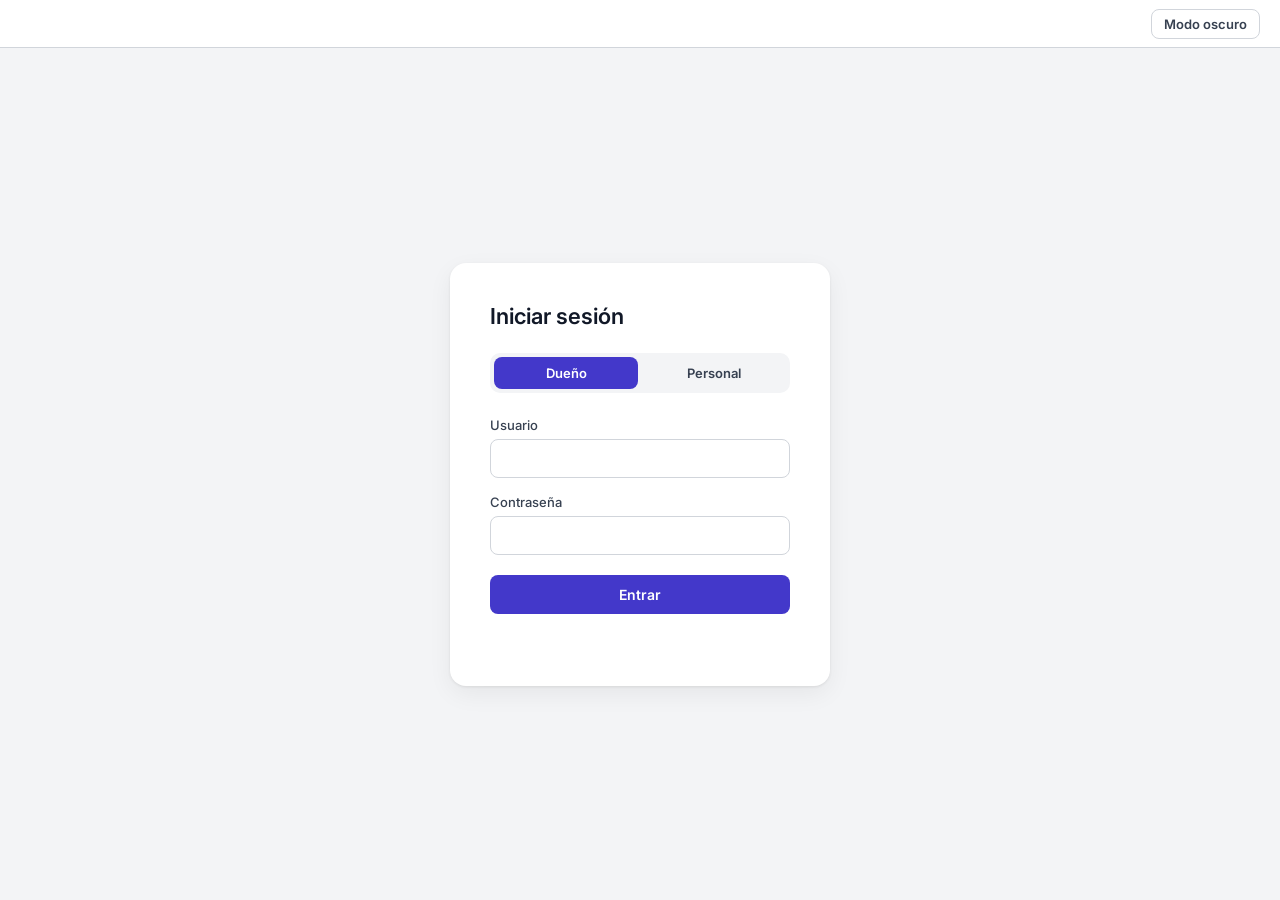
<file: backend/src/main/resources/static/index.html>
<!doctype html>
<html lang="es">
<head>
    <meta charset="utf-8">
    <title>Punto de Venta — Iniciar sesión</title>
    <link rel="stylesheet" href="css/estilos.css">
    <script>(function () { if (localStorage.getItem('pos.tema') === 'oscuro') { document.documentElement.classList.add('oscuro'); } })();</script>
</head>
<body>
<div class="barra-tema">
    <button type="button" class="boton-tema" id="btn-tema">Modo oscuro</button>
</div>
<div class="tarjeta">
    <h1>Iniciar sesión</h1>
    <div class="tabs">
        <button type="button" id="tab-dueno" class="activa">Dueño</button>
        <button type="button" id="tab-personal">Personal</button>
    </div>

    <form id="form-dueno">
        <label for="dueno-username">Usuario</label>
        <input type="text" id="dueno-username" required>
        <label for="dueno-password">Contraseña</label>
        <input type="password" id="dueno-password" required>
        <button type="submit" class="boton-entrar" id="dueno-submit">Entrar</button>
        <p class="error" id="dueno-error"></p>
    </form>

    <form id="form-personal" class="oculto">
        <label for="personal-usuario">Nombre</label>
        <select id="personal-usuario" required></select>
        <label for="personal-pin">PIN</label>
        <input type="password" id="personal-pin" inputmode="numeric" required>
        <button type="submit" class="boton-entrar" id="personal-submit">Entrar</button>
        <p class="error" id="personal-error"></p>
    </form>
</div>
<script src="js/api.js"></script>
<script src="js/login.js"></script>
</body>
</html>
</file>
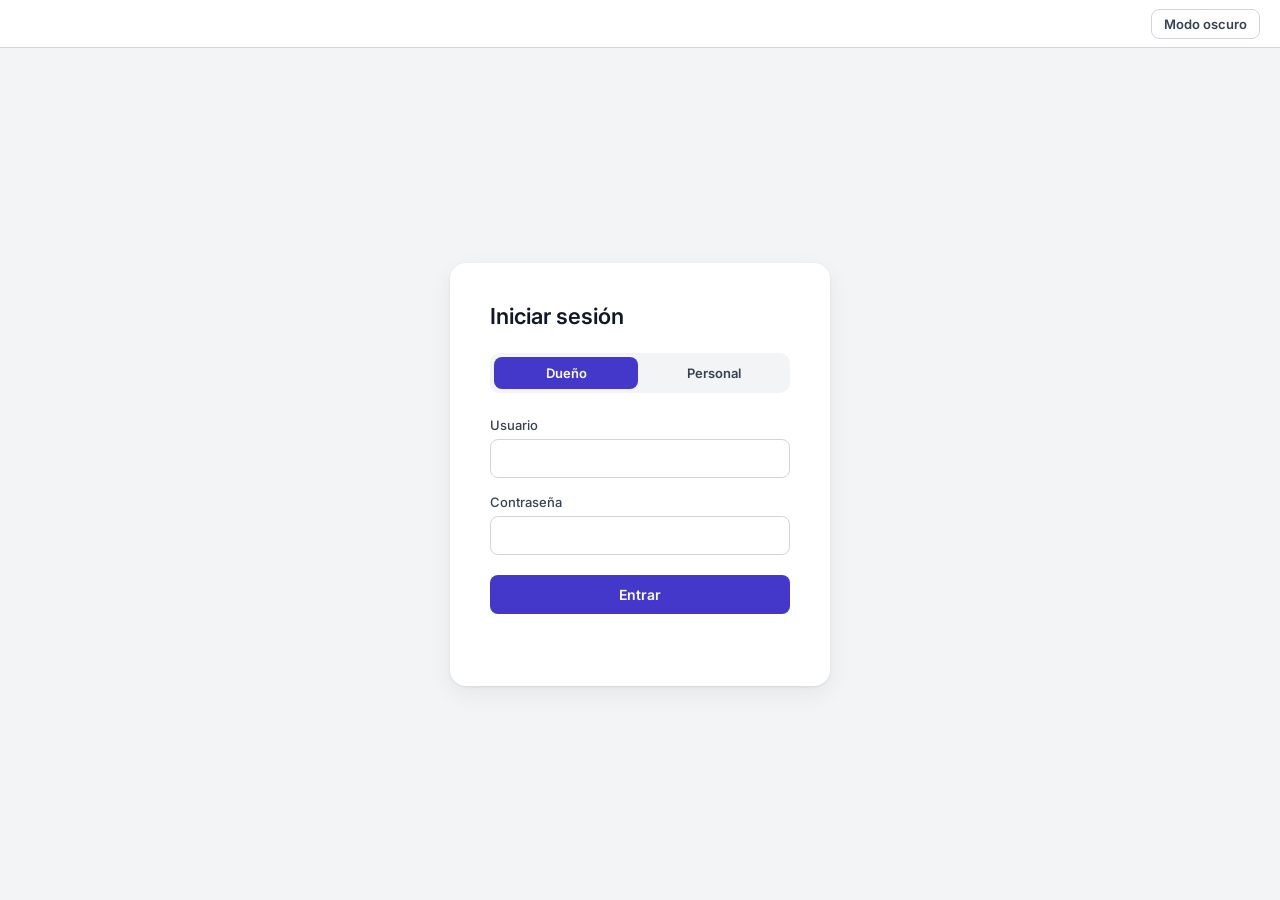
<file: backend/src/main/resources/static/caja.html>
<!doctype html>
<html lang="es">
<head>
    <meta charset="utf-8">
    <title>Punto de Venta — Caja</title>
    <link rel="stylesheet" href="css/estilos.css">
    <script>(function () { if (localStorage.getItem('pos.tema') === 'oscuro') { document.documentElement.classList.add('oscuro'); } })();</script>
</head>
<body class="app">
<div class="barra-tema">
    <button type="button" class="boton-tema" id="btn-tema">Modo oscuro</button>
    <div class="menu-usuario">
        <button type="button" class="boton-menu-usuario" id="btn-menu-usuario" aria-haspopup="true" aria-expanded="false">
            <span class="avatar-usuario" aria-hidden="true">
                <svg viewBox="0 0 24 24" width="14" height="14" fill="none" stroke="currentColor" stroke-width="2" stroke-linecap="round" stroke-linejoin="round"><circle cx="12" cy="8" r="4"></circle><path d="M4 20c0-4.4 3.6-8 8-8s8 3.6 8 8"></path></svg>
            </span>
            <span class="flecha-menu" aria-hidden="true">▾</span>
        </button>
        <div class="dropdown-usuario" id="dropdown-usuario" role="menu">
            <p class="dropdown-usuario-nombre" id="nombre-usuario"></p>
            <p class="dropdown-usuario-rol">Caja</p>
            <hr>
            <button type="button" class="boton-secundario dropdown-usuario-salir" id="btn-salir">Cerrar sesión</button>
        </div>
    </div>
</div>
<div class="app-shell">
    <div class="barra">
        <h1>Caja</h1>
    </div>

    <div id="vista-pendientes">
        <div class="panel">
            <h2>Cuentas pendientes de cobro</h2>
            <div style="display:flex;gap:8px;margin-bottom:16px">
                <button class="boton-secundario" id="btn-actualizar">Actualizar</button>
                <button class="boton-primario" id="btn-nueva-venta">+ Nueva venta</button>
            </div>
            <ul class="lista-simple" id="lista-pendientes"></ul>
        </div>
        <p class="error" id="error-pendientes"></p>
    </div>

    <div id="vista-menu" class="oculto">
        <button class="boton-secundario" id="btn-volver-menu">← Volver</button>
        <div class="venta-layout" style="margin-top:16px">
            <section class="panel" style="flex:999 1 560px;min-width:0">
                <h2>Nueva venta</h2>
                <div class="fila-form">
                    <div style="flex:1">
                        <label for="venta-buscar">Buscar platillo</label>
                        <input type="text" id="venta-buscar" placeholder="Buscar…">
                    </div>
                </div>
                <div class="tabs tabs-categorias" id="tabs-categorias" style="margin-top:12px"></div>
                <div class="grid-platillos" id="grid-platillos" style="margin-top:16px"></div>
            </section>
            <aside class="panel panel-ticket">
                <h2>Venta directa</h2>
                <ul class="lista-simple" id="lista-ticket"></ul>
                <p class="vacio" id="ticket-vacio">Sin platillos todavía.</p>
                <div style="display:flex;justify-content:space-between;margin-top:12px;font-weight:700">
                    <span>Total</span><span>$<span id="ticket-total">0.00</span></span>
                </div>
                <div style="display:flex;gap:10px;margin-top:16px">
                    <button class="boton-secundario" id="btn-cancelar-venta" style="flex:1">Cancelar</button>
                    <button class="boton-primario" id="btn-cobrar-venta" style="flex:2" disabled>Cobrar</button>
                </div>
                <p class="error" id="error-venta"></p>
            </aside>
        </div>
    </div>

    <div id="vista-cobro" class="oculto">
        <button class="boton-secundario" id="btn-volver">← Volver</button>
        <div class="panel" style="margin-top:16px">
            <h2 id="titulo-cobro"></h2>
            <ul class="lista-simple" id="lista-items-cobro"></ul>
            <p style="font-weight:600;margin-top:12px">Total estimado: $<span id="total-estimado"></span></p>
        </div>
        <div class="panel" id="panel-metodo">
            <h2>Método de pago</h2>
            <div class="fila-form">
                <label><input type="radio" name="metodo" value="EFECTIVO" checked style="width:auto"> Efectivo</label>
                <label><input type="radio" name="metodo" value="TARJETA" style="width:auto"> Tarjeta</label>
                <button class="boton-primario" id="btn-confirmar-cobro" style="margin-left:16px">Confirmar cobro</button>
            </div>
            <p class="error" id="error-cobro"></p>
        </div>

        <div class="panel oculto" id="panel-recibo">
            <h2>Recibo</h2>
            <p id="recibo-detalle"></p>
            <ul class="lista-simple" id="recibo-items"></ul>
            <p style="font-weight:600;margin-top:12px">Monto cobrado: $<span id="recibo-monto"></span> (<span id="recibo-metodo"></span>)</p>
            <button class="boton-primario" id="btn-listo" style="margin-top:12px">Listo</button>
        </div>
    </div>
</div>
<script src="js/api.js"></script>
<script src="js/caja.js"></script>
</body>
</html>
</file>
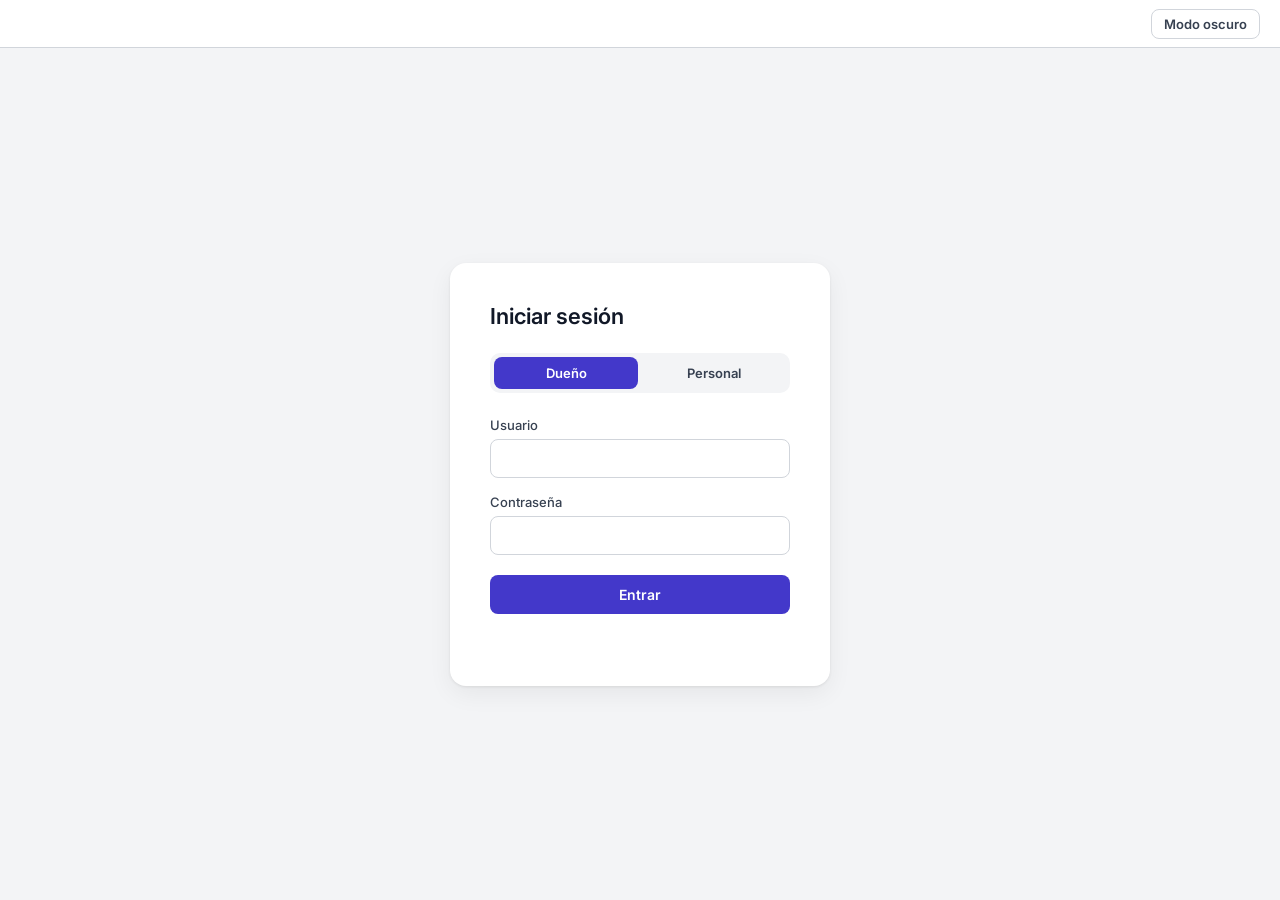
<file: backend/src/main/resources/static/cocina.html>
<!doctype html>
<html lang="es">
<head>
    <meta charset="utf-8">
    <title>Punto de Venta — Cocina</title>
    <link rel="stylesheet" href="css/estilos.css">
    <script>(function () { if (localStorage.getItem('pos.tema') === 'oscuro') { document.documentElement.classList.add('oscuro'); } })();</script>
</head>
<body class="app">
<div class="barra-tema">
    <button type="button" class="boton-tema" id="btn-tema">Modo oscuro</button>
    <div class="menu-usuario">
        <button type="button" class="boton-menu-usuario" id="btn-menu-usuario" aria-haspopup="true" aria-expanded="false">
            <span class="avatar-usuario" aria-hidden="true">
                <svg viewBox="0 0 24 24" width="14" height="14" fill="none" stroke="currentColor" stroke-width="2" stroke-linecap="round" stroke-linejoin="round"><circle cx="12" cy="8" r="4"></circle><path d="M4 20c0-4.4 3.6-8 8-8s8 3.6 8 8"></path></svg>
            </span>
            <span class="flecha-menu" aria-hidden="true">▾</span>
        </button>
        <div class="dropdown-usuario" id="dropdown-usuario" role="menu">
            <p class="dropdown-usuario-nombre" id="nombre-usuario"></p>
            <p class="dropdown-usuario-rol">Cocina</p>
            <hr>
            <button type="button" class="boton-secundario dropdown-usuario-salir" id="btn-salir">Cerrar sesión</button>
        </div>
    </div>
</div>
<div class="app-shell">
    <div class="barra">
        <h1>Cocina</h1>
        <button class="boton-secundario" id="btn-actualizar">Actualizar</button>
    </div>

    <p class="error" id="error-general"></p>
    <div id="lista-tickets"></div>
</div>
<script src="js/api.js"></script>
<script src="js/cocina.js"></script>
</body>
</html>
</file>
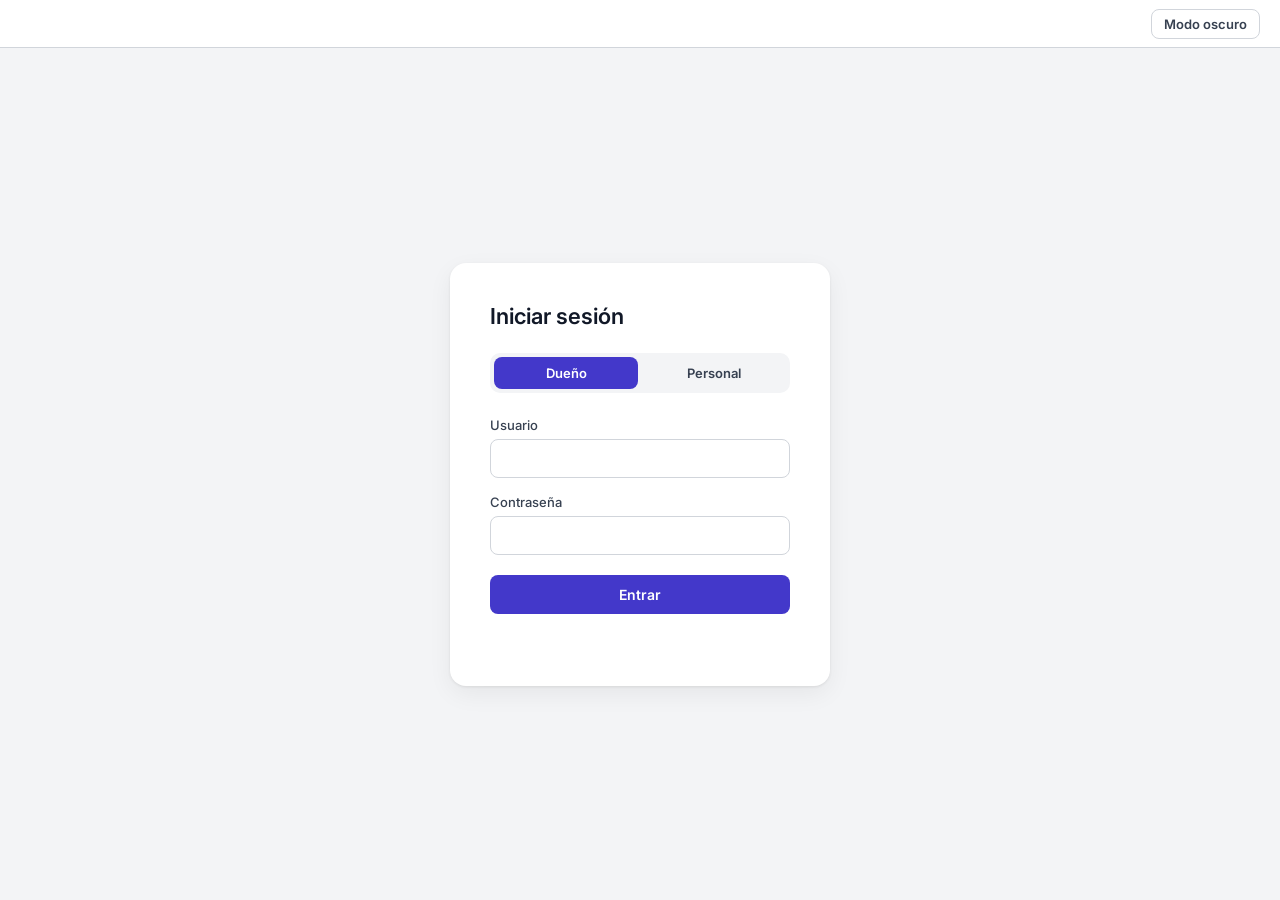
<file: backend/src/main/resources/static/dueno.html>
<!doctype html>
<html lang="es">
<head>
    <meta charset="utf-8">
    <title>Punto de Venta — Dueño</title>
    <link rel="stylesheet" href="css/estilos.css">
    <script>(function () { if (localStorage.getItem('pos.tema') === 'oscuro') { document.documentElement.classList.add('oscuro'); } })();</script>
</head>
<body class="app">
<div class="barra-tema">
    <button type="button" class="boton-tema" id="btn-tema">Modo oscuro</button>
    <div class="menu-usuario">
        <button type="button" class="boton-menu-usuario" id="btn-menu-usuario" aria-haspopup="true" aria-expanded="false">
            <span class="avatar-usuario" aria-hidden="true">
                <svg viewBox="0 0 24 24" width="14" height="14" fill="none" stroke="currentColor" stroke-width="2" stroke-linecap="round" stroke-linejoin="round"><circle cx="12" cy="8" r="4"></circle><path d="M4 20c0-4.4 3.6-8 8-8s8 3.6 8 8"></path></svg>
            </span>
            <span class="flecha-menu" aria-hidden="true">▾</span>
        </button>
        <div class="dropdown-usuario" id="dropdown-usuario" role="menu">
            <p class="dropdown-usuario-nombre" id="nombre-usuario"></p>
            <p class="dropdown-usuario-rol">Dueño</p>
            <hr>
            <button type="button" class="boton-secundario dropdown-usuario-salir" id="btn-salir">Cerrar sesión</button>
        </div>
    </div>
</div>
<div class="app-shell">
    <div class="barra">
        <h1>Dueño</h1>
    </div>

    <div class="tabs" style="max-width:500px">
        <button type="button" id="tab-mesas" class="activa">Mesas</button>
        <button type="button" id="tab-menu">Menú</button>
        <button type="button" id="tab-usuarios">Usuarios</button>
        <button type="button" id="tab-reportes">Reportes</button>
    </div>

    <!-- MESAS -->
    <div id="vista-mesas" style="margin-top:20px">
        <div class="panel">
            <h2>Mesas</h2>
            <ul class="lista-simple" id="lista-mesas"></ul>
        </div>
        <div class="panel">
            <h2>Agregar mesa</h2>
            <form id="form-mesa" class="fila-form">
                <div>
                    <label for="mesa-numero">Número</label>
                    <input type="number" id="mesa-numero" min="1" style="width:100px">
                </div>
                <button type="submit" class="boton-primario">Agregar</button>
            </form>
            <p class="error" id="error-mesas"></p>
        </div>
    </div>

    <!-- MENU -->
    <div id="vista-menu" class="oculto" style="margin-top:20px">
        <div class="panel">
            <h2>Categorías</h2>
            <ul class="lista-simple" id="lista-categorias"></ul>
            <form id="form-categoria" class="fila-form" style="margin-top:12px">
                <div>
                    <label for="categoria-nombre">Nombre</label>
                    <input type="text" id="categoria-nombre">
                </div>
                <button type="submit" class="boton-primario">Agregar</button>
            </form>
        </div>

        <div class="panel">
            <h2>Modificadores</h2>
            <ul class="lista-simple" id="lista-modificadores"></ul>
            <form id="form-modificador" class="fila-form" style="margin-top:12px">
                <div>
                    <label for="modificador-nombre">Nombre</label>
                    <input type="text" id="modificador-nombre">
                </div>
                <button type="submit" class="boton-primario">Agregar</button>
            </form>
        </div>

        <div class="panel">
            <h2>Platillos</h2>
            <ul class="lista-simple" id="lista-platillos"></ul>
        </div>

        <div class="panel">
            <h2 id="titulo-form-platillo">Nuevo platillo</h2>
            <form id="form-platillo">
                <div class="fila-form">
                    <div>
                        <label for="platillo-nombre">Nombre</label>
                        <input type="text" id="platillo-nombre">
                    </div>
                    <div id="campo-precio">
                        <label for="platillo-precio">Precio</label>
                        <input type="number" id="platillo-precio" step="0.01" min="0.01" style="width:110px">
                    </div>
                    <div>
                        <label for="platillo-categoria">Categoría</label>
                        <select id="platillo-categoria" style="min-width:160px"></select>
                    </div>
                    <div>
                        <label for="platillo-estacion">Estación</label>
                        <select id="platillo-estacion">
                            <option value="P1">P1</option>
                            <option value="P2">P2</option>
                        </select>
                    </div>
                </div>
                <label style="display:flex;align-items:center;gap:6px;margin-top:12px;margin-bottom:0">
                    <input type="checkbox" id="platillo-usa-variantes" style="width:auto">
                    <span>Usar variantes de tamaño (ej. pizzas, alitas)</span>
                </label>
                <div id="bloque-variantes" class="oculto" style="margin-top:8px">
                  <div style="display:flex;flex-direction:column;gap:8px">
                    <div id="filas-variantes" style="display:flex;flex-direction:column;gap:8px"></div>
                    <button type="button" class="boton-mini" id="btn-agregar-variante" style="align-self:flex-start">+ Agregar variante</button>
                  </div>
                </div>
                <div class="checkboxes-mod" id="checkboxes-mod-platillo" style="margin-top:12px"></div>
                <div style="margin-top:12px;display:flex;gap:8px">
                    <button type="submit" class="boton-primario" id="btn-guardar-platillo">Crear platillo</button>
                    <button type="button" class="boton-secundario oculto" id="btn-cancelar-edicion">Cancelar edición</button>
                </div>
                <p class="error" id="error-platillo"></p>
            </form>
        </div>
    </div>

    <!-- USUARIOS -->
    <div id="vista-usuarios" class="oculto" style="margin-top:20px">
        <div class="panel">
            <h2>Personal</h2>
            <ul class="lista-simple" id="lista-usuarios"></ul>
        </div>
        <div class="panel">
            <h2>Crear usuario</h2>
            <form id="form-usuario" class="fila-form">
                <div>
                    <label for="usuario-nombre">Nombre</label>
                    <input type="text" id="usuario-nombre">
                </div>
                <div>
                    <label for="usuario-rol">Rol</label>
                    <select id="usuario-rol">
                        <option value="MESERO">MESERO</option>
                        <option value="CAJERO">CAJERO</option>
                        <option value="CHEF">CHEF</option>
                    </select>
                </div>
                <div id="campo-estacion-usuario">
                    <label for="usuario-estacion">Estación</label>
                    <select id="usuario-estacion">
                        <option value="P1">P1</option>
                        <option value="P2">P2</option>
                    </select>
                </div>
                <div>
                    <label for="usuario-pin">PIN (4 dígitos)</label>
                    <input type="text" id="usuario-pin" maxlength="4" style="width:90px">
                </div>
                <button type="submit" class="boton-primario">Crear</button>
            </form>
            <p class="error" id="error-usuario"></p>
        </div>

        <div class="panel">
            <h2>Cambiar mi contraseña</h2>
            <form id="form-password" class="fila-form">
                <div>
                    <label for="password-actual">Contraseña actual</label>
                    <input type="password" id="password-actual">
                </div>
                <div>
                    <label for="password-nueva">Contraseña nueva</label>
                    <input type="password" id="password-nueva">
                </div>
                <button type="submit" class="boton-primario">Cambiar</button>
            </form>
            <p class="error" id="error-password"></p>
            <p id="exito-password" style="color:#047857;font-size:13px"></p>
        </div>
    </div>

    <!-- REPORTES -->
    <div id="vista-reportes" class="oculto" style="margin-top:20px">
      <div style="display:flex;flex-direction:column;gap:16px">

        <div class="panel" style="display:flex;justify-content:space-between;align-items:center;flex-wrap:wrap;gap:16px">
            <div>
                <p class="etiqueta-rol">Reportes</p>
                <h2 id="titulo-reporte-fecha" style="margin:0">Hoy</h2>
            </div>
            <div class="fila-form" style="margin:0">
                <div>
                    <label for="reporte-desde">Desde</label>
                    <input type="date" id="reporte-desde">
                </div>
                <div>
                    <label for="reporte-hasta">Hasta</label>
                    <input type="date" id="reporte-hasta">
                </div>
                <button type="button" class="boton-primario" id="btn-consultar-reporte">Consultar</button>
            </div>
        </div>
        <p class="error" id="error-reporte"></p>

        <div class="oculto" id="panel-kpis">
            <div id="grid-kpis" style="display:grid;grid-template-columns:repeat(auto-fit,minmax(200px,1fr));gap:16px"></div>
        </div>

        <div class="oculto" id="fila-graficas">
          <div style="display:flex;gap:16px;flex-wrap:wrap">
            <div class="panel" style="flex:2 1 420px;min-width:0">
                <h2 style="margin:0 0 16px">Ingresos por día (últimos 7 días)</h2>
                <div id="grafica-ingresos" style="display:flex;align-items:flex-end;gap:12px;height:160px"></div>
            </div>
            <div class="panel" style="flex:1 1 260px;min-width:0">
                <h2 style="margin:0 0 16px">Efectivo vs. Tarjeta</h2>
                <div id="grafica-metodo" style="display:flex;align-items:center;gap:20px"></div>
            </div>
          </div>
        </div>

        <div class="panel oculto" id="panel-ranking">
            <h2>Platillos más vendidos</h2>
            <div id="grafica-platillos" style="display:flex;flex-direction:column;gap:10px"></div>
        </div>

        <div class="panel oculto" id="panel-tickets">
            <h2 style="margin:0 0 4px">Tickets del rango</h2>
            <p class="vacio" id="tickets-info" style="margin:0 0 16px"></p>
            <div id="grid-tickets" style="display:grid;grid-template-columns:repeat(auto-fill,minmax(240px,1fr));gap:16px"></div>
        </div>
      </div>
    </div>
</div>
<script src="js/api.js"></script>
<script src="js/dueno.js"></script>
</body>
</html>
</file>
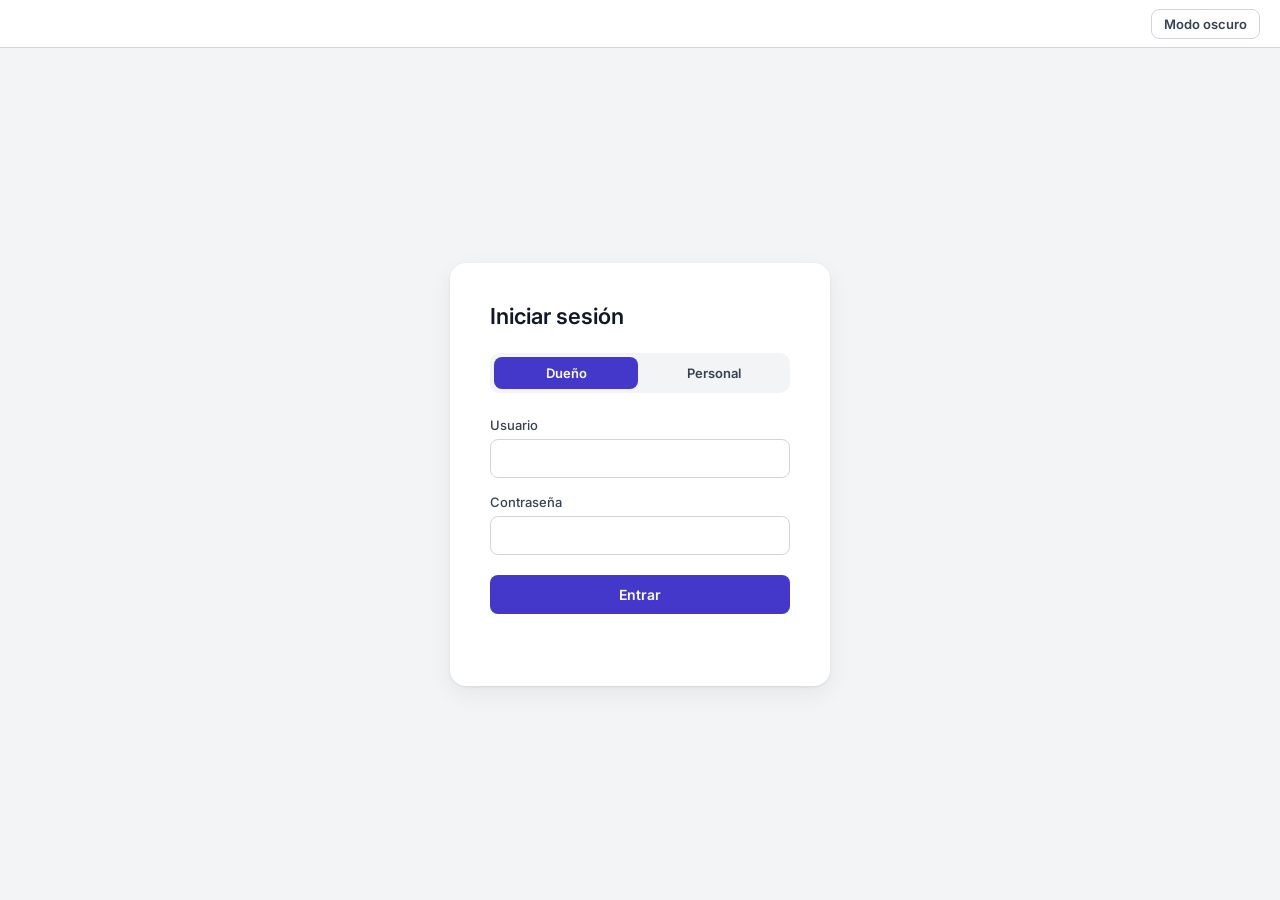
<file: backend/src/main/resources/static/mesero.html>
<!doctype html>
<html lang="es">
<head>
    <meta charset="utf-8">
    <title>Punto de Venta — Mesero</title>
    <link rel="stylesheet" href="css/estilos.css">
    <script>(function () { if (localStorage.getItem('pos.tema') === 'oscuro') { document.documentElement.classList.add('oscuro'); } })();</script>
</head>
<body class="app">
<div class="barra-tema">
    <button type="button" class="boton-tema" id="btn-tema">Modo oscuro</button>
    <div class="menu-usuario">
        <button type="button" class="boton-menu-usuario" id="btn-menu-usuario" aria-haspopup="true" aria-expanded="false">
            <span class="avatar-usuario" aria-hidden="true">
                <svg viewBox="0 0 24 24" width="14" height="14" fill="none" stroke="currentColor" stroke-width="2" stroke-linecap="round" stroke-linejoin="round"><circle cx="12" cy="8" r="4"></circle><path d="M4 20c0-4.4 3.6-8 8-8s8 3.6 8 8"></path></svg>
            </span>
            <span class="flecha-menu" aria-hidden="true">▾</span>
        </button>
        <div class="dropdown-usuario" id="dropdown-usuario" role="menu">
            <p class="dropdown-usuario-nombre" id="nombre-usuario"></p>
            <p class="dropdown-usuario-rol">Mesero</p>
            <hr>
            <button type="button" class="boton-secundario dropdown-usuario-salir" id="btn-salir">Cerrar sesión</button>
        </div>
    </div>
</div>
<div class="app-shell">
    <div class="barra">
        <h1>Mesero</h1>
    </div>

    <div id="vista-mesas">
        <div class="panel">
            <h2>Mesas</h2>
            <div class="rejilla-mesas" id="grid-mesas"></div>
        </div>

        <div class="panel">
            <h2>Para llevar</h2>
            <button class="boton-primario" id="btn-nueva-para-llevar">Nueva orden para llevar</button>
            <ul class="lista-simple" id="lista-para-llevar" style="margin-top:16px"></ul>
        </div>

        <p class="error" id="error-mesas"></p>
    </div>

    <div id="vista-orden" class="oculto">
        <button class="boton-secundario" id="btn-volver">← Volver a mesas</button>

        <div class="venta-layout" style="margin-top:16px">
            <section class="panel" id="panel-agregar-platillos" style="flex:999 1 560px;min-width:0">
                <h2>Agregar platillos</h2>
                <div class="fila-form">
                    <div style="flex:1">
                        <label for="orden-buscar">Buscar platillo</label>
                        <input type="text" id="orden-buscar" placeholder="Buscar…">
                    </div>
                </div>
                <div class="tabs tabs-categorias" id="orden-tabs-categorias" style="margin-top:12px"></div>
                <div class="grid-platillos" id="orden-grid-platillos" style="margin-top:16px"></div>
            </section>

            <aside class="panel panel-ticket">
                <h2 id="titulo-orden"></h2>

                <div id="bloque-pendiente">
                    <h3 style="margin:0 0 10px">Por agregar</h3>
                    <ul class="lista-simple" id="lista-pendiente"></ul>
                    <p class="vacio" id="pendiente-vacio">Toca un platillo para agregarlo.</p>
                    <button type="button" class="boton-primario" id="btn-agregar-a-orden" style="width:100%;margin-top:10px" disabled>Agregar a la orden</button>
                    <p class="error" id="error-agregar"></p>
                    <hr style="margin:20px 0;border:none;border-top:1px solid var(--color-borde)">
                </div>

                <h3 style="margin:0 0 10px">En la orden</h3>
                <ul class="lista-simple" id="lista-items"></ul>

                <div style="margin-top:16px;display:flex;gap:10px">
                    <button class="boton-primario oculto" id="btn-enviar" style="flex:1">Enviar a cocina</button>
                    <button class="boton-primario oculto" id="btn-cerrar" style="flex:1">Cerrar cuenta</button>
                </div>
                <p class="error" id="error-orden"></p>
            </aside>
        </div>
    </div>
</div>
<script src="js/api.js"></script>
<script src="js/mesero.js"></script>
</body>
</html>
</file>
<file: backend/src/main/resources/static/css/estilos.css>
@import url('https://fonts.googleapis.com/css2?family=Inter:wght@400;500;600;700&display=swap');

:root {
    --color-fondo: #f3f4f6;
    --color-superficie: #ffffff;
    --color-texto: #111827;
    --color-texto-secundario: #374151;
    --color-texto-muted: #9ca3af;
    --color-borde: #d1d5db;
    --color-acento: #4338ca;
    --color-acento-texto: #ffffff;
    --color-fondo-sutil: #f9fafb;
    --color-fondo-tabs: #f3f4f6;
    --color-error: #dc2626;
    --color-exito: #047857;
    --color-libre-fondo: #ecfdf5;
    --color-libre-texto: #047857;
    --color-libre-borde: #a7f3d0;
    --color-ocupada-fondo: #fef2f2;
    --color-ocupada-texto: #b91c1c;
    --color-ocupada-borde: #fecaca;
    --color-pill-fondo: #eef2ff;
    --color-pill-texto: #4338ca;
    --color-rol-etiqueta: #6366f1;
    --sombra-panel: 0 1px 3px rgba(0, 0, 0, .08), 0 8px 24px rgba(0, 0, 0, .06);
    --altura-barra-tema: 48px;
}

:root.oscuro {
    --color-fondo: #0f172a;
    --color-superficie: #1e293b;
    --color-texto: #f1f5f9;
    --color-texto-secundario: #cbd5e1;
    --color-texto-muted: #64748b;
    --color-borde: #334155;
    --color-acento: #6366f1;
    --color-acento-texto: #ffffff;
    --color-fondo-sutil: #273449;
    --color-fondo-tabs: #1e293b;
    --color-error: #f87171;
    --color-exito: #34d399;
    --color-libre-fondo: rgba(16, 185, 129, .15);
    --color-libre-texto: #34d399;
    --color-libre-borde: rgba(16, 185, 129, .35);
    --color-ocupada-fondo: rgba(248, 113, 113, .15);
    --color-ocupada-texto: #f87171;
    --color-ocupada-borde: rgba(248, 113, 113, .35);
    --color-pill-fondo: rgba(99, 102, 241, .2);
    --color-pill-texto: #a5b4fc;
    --color-rol-etiqueta: #a5b4fc;
    --sombra-panel: 0 1px 3px rgba(0, 0, 0, .5), 0 8px 24px rgba(0, 0, 0, .35);
}

* {
    box-sizing: border-box;
}

body {
    margin: 0;
    font-family: 'Inter', system-ui, sans-serif;
    background: var(--color-fondo);
    color: var(--color-texto);
    min-height: 100vh;
    display: flex;
    align-items: center;
    justify-content: center;
    padding: 40px;
    padding-top: calc(40px + var(--altura-barra-tema));
    transition: background-color .15s, color .15s;
}

/* Pantallas de app (mesero/cocina/caja/dueno): contenido de arriba hacia
   abajo en vez de la tarjeta centrada que usa el login. */
body.app {
    display: block;
    padding: 0;
}

.app-shell {
    max-width: 1320px;
    margin: 0 auto;
    padding: 24px;
    padding-top: calc(24px + var(--altura-barra-tema));
}

/* Barra superior fija, igual en todas las pantallas: por ahora solo lleva
   el botón de modo oscuro/claro. */
.barra-tema {
    position: fixed;
    top: 0;
    left: 0;
    right: 0;
    height: var(--altura-barra-tema);
    display: flex;
    align-items: center;
    justify-content: flex-end;
    gap: 12px;
    padding: 0 20px;
    background: var(--color-superficie);
    border-bottom: 1px solid var(--color-borde);
    z-index: 100;
}

.boton-tema {
    background: transparent;
    color: var(--color-texto-secundario);
    border: 1px solid var(--color-borde);
    border-radius: 8px;
    padding: 6px 12px;
    font-size: 13px;
    font-weight: 600;
    cursor: pointer;
    font-family: inherit;
}

/* --- Menu de usuario: recuadro en el header que se abre/cierra al dar click
   y muestra el nombre, el rol y "Cerrar sesión". */
.menu-usuario {
    position: relative;
}

.boton-menu-usuario {
    display: flex;
    align-items: center;
    gap: 6px;
    background: transparent;
    color: var(--color-texto-secundario);
    border: 1px solid var(--color-borde);
    border-radius: 8px;
    padding: 5px 10px;
    cursor: pointer;
    font-family: inherit;
}

.avatar-usuario {
    display: flex;
    align-items: center;
    justify-content: center;
    width: 22px;
    height: 22px;
    border-radius: 50%;
    background: var(--color-pill-fondo);
    color: var(--color-acento);
    flex-shrink: 0;
}

.flecha-menu {
    font-size: 10px;
    color: var(--color-texto-muted);
    transition: transform .15s ease;
}

.boton-menu-usuario[aria-expanded="true"] .flecha-menu {
    transform: rotate(180deg);
}

.dropdown-usuario {
    position: absolute;
    top: calc(100% + 8px);
    right: 0;
    min-width: 200px;
    background: var(--color-superficie);
    border: 1px solid var(--color-borde);
    border-radius: 10px;
    box-shadow: var(--sombra-panel);
    padding: 14px;
    opacity: 0;
    transform-origin: top right;
    transform: translateY(-6px) scale(.97);
    pointer-events: none;
    transition: opacity .15s ease, transform .15s ease;
    z-index: 110;
}

.dropdown-usuario.abierto {
    opacity: 1;
    transform: translateY(0) scale(1);
    pointer-events: auto;
}

.dropdown-usuario-nombre {
    margin: 0 0 2px;
    font-size: 14px;
    font-weight: 600;
    color: var(--color-texto);
}

.dropdown-usuario-rol {
    margin: 0;
    font-size: 12px;
    color: var(--color-texto-muted);
}

.dropdown-usuario hr {
    border: none;
    border-top: 1px solid var(--color-borde);
    margin: 10px 0;
}

.dropdown-usuario-salir {
    width: 100%;
}

.barra {
    display: flex;
    justify-content: space-between;
    align-items: center;
    margin-bottom: 24px;
}

.barra h1 {
    margin: 0;
    font-size: 20px;
    font-weight: 600;
    color: var(--color-texto);
}

.panel {
    background: var(--color-superficie);
    border-radius: 16px;
    padding: 24px;
    box-shadow: var(--sombra-panel);
    margin-bottom: 16px;
    transition: background-color .15s;
}

.panel h2 {
    margin: 0 0 16px;
    font-size: 16px;
    font-weight: 600;
    color: var(--color-texto);
}

.rejilla-mesas {
    display: grid;
    grid-template-columns: repeat(auto-fill, minmax(90px, 1fr));
    gap: 10px;
}

.boton-mesa {
    padding: 14px 8px;
    border-radius: 10px;
    border: 1.5px solid transparent;
    font-size: 14px;
    font-weight: 600;
    cursor: pointer;
    font-family: inherit;
}

.boton-mesa.libre {
    background: var(--color-libre-fondo);
    color: var(--color-libre-texto);
    border-color: var(--color-libre-borde);
}

.boton-mesa.ocupada {
    background: var(--color-ocupada-fondo);
    color: var(--color-ocupada-texto);
    border-color: var(--color-ocupada-borde);
}

.lista-simple {
    list-style: none;
    margin: 0;
    padding: 0;
    display: flex;
    flex-direction: column;
    gap: 8px;
}

.fila-lista {
    display: flex;
    justify-content: space-between;
    align-items: center;
    padding: 10px 14px;
    background: var(--color-fondo-sutil);
    border-radius: 8px;
    font-size: 14px;
    color: var(--color-texto);
}

.fila-lista button {
    background: var(--color-acento);
    color: var(--color-acento-texto);
    border: none;
    border-radius: 6px;
    padding: 6px 12px;
    font-size: 13px;
    font-weight: 600;
    cursor: pointer;
    font-family: inherit;
}

.vacio {
    color: var(--color-texto-muted);
    font-size: 14px;
}

.boton-secundario {
    background: var(--color-superficie);
    color: var(--color-acento);
    border: 1.5px solid var(--color-acento);
    border-radius: 8px;
    padding: 10px 16px;
    font-size: 14px;
    font-weight: 600;
    cursor: pointer;
    font-family: inherit;
}

.boton-primario {
    background: var(--color-acento);
    color: var(--color-acento-texto);
    border: none;
    border-radius: 8px;
    padding: 10px 16px;
    font-size: 14px;
    font-weight: 600;
    cursor: pointer;
    font-family: inherit;
}

.boton-primario:disabled, .boton-secundario:disabled {
    opacity: .6;
    cursor: default;
}

.fila-form {
    display: flex;
    gap: 12px;
    align-items: flex-end;
    flex-wrap: wrap;
}

.fila-form > div {
    display: flex;
    flex-direction: column;
    gap: 4px;
}

.fila-form label {
    margin: 0;
}

.checkboxes-mod {
    display: flex;
    gap: 14px;
    flex-wrap: wrap;
    font-size: 13px;
    color: var(--color-texto-secundario);
}

.checkboxes-mod label {
    display: flex;
    align-items: center;
    gap: 4px;
    font-weight: 400;
}

.checkboxes-mod input {
    width: auto;
}

.estado-pill {
    display: inline-block;
    padding: 2px 10px;
    border-radius: 999px;
    font-size: 12px;
    font-weight: 600;
    background: var(--color-pill-fondo);
    color: var(--color-pill-texto);
}

.tarjeta {
    width: 100%;
    max-width: 380px;
    background: var(--color-superficie);
    border-radius: 16px;
    padding: 40px;
    box-shadow: var(--sombra-panel);
    text-align: center;
    transition: background-color .15s;
}

.tarjeta h1 {
    margin: 0 0 24px;
    font-size: 22px;
    font-weight: 600;
    color: var(--color-texto);
    text-align: left;
}

.tabs {
    display: flex;
    gap: 4px;
    margin-bottom: 24px;
    background: var(--color-fondo-tabs);
    padding: 4px;
    border-radius: 10px;
}

.tabs button {
    flex: 1;
    padding: 8px;
    border: none;
    border-radius: 8px;
    font-size: 13px;
    font-weight: 600;
    cursor: pointer;
    background: transparent;
    color: var(--color-texto-secundario);
    font-family: inherit;
}

.tabs button.activa {
    background: var(--color-acento);
    color: var(--color-acento-texto);
}

form {
    display: flex;
    flex-direction: column;
    gap: 16px;
    text-align: left;
}

/* !important a proposito: "oculto" es la clase que fuerza que algo no se vea,
   sin importar que otra regla (un estilo en linea, un selector mas especifico
   como ".fila-form > div") tambien le ponga display a ese mismo elemento. */
.oculto {
    display: none !important;
}

label {
    font-size: 13px;
    font-weight: 500;
    color: var(--color-texto-secundario);
    margin-bottom: -10px;
}

input, select {
    padding: 10px 12px;
    border: 1px solid var(--color-borde);
    border-radius: 8px;
    font-size: 14px;
    font-family: inherit;
    width: 100%;
    background: var(--color-superficie);
    color: var(--color-texto);
}

input:focus, select:focus {
    outline: 2px solid var(--color-acento);
    outline-offset: 1px;
}

.boton-entrar {
    margin-top: 4px;
    padding: 11px;
    background: var(--color-acento);
    color: var(--color-acento-texto);
    border: none;
    border-radius: 8px;
    font-size: 14px;
    font-weight: 600;
    cursor: pointer;
    font-family: inherit;
    display: flex;
    align-items: center;
    justify-content: center;
    gap: 8px;
}

.boton-entrar:disabled {
    opacity: .75;
    cursor: default;
}

.error {
    margin: 0;
    font-size: 13px;
    color: var(--color-error);
    min-height: 16px;
}

.boton-salir {
    padding: 11px 20px;
    background: var(--color-superficie);
    color: var(--color-acento);
    border: 1.5px solid var(--color-acento);
    border-radius: 8px;
    font-size: 14px;
    font-weight: 600;
    cursor: pointer;
    font-family: inherit;
}

.etiqueta-rol {
    margin: 0 0 4px;
    font-size: 12px;
    font-weight: 600;
    letter-spacing: .04em;
    color: var(--color-rol-etiqueta);
    text-transform: uppercase;
}

.bienvenida {
    margin: 0 0 28px;
    font-size: 20px;
    font-weight: 600;
    color: var(--color-texto);
}

/* Pequena animacion al pasar el mouse y al presionar, en cualquier boton de la app. */
button {
    transition: transform .08s ease, box-shadow .15s ease;
}

button:hover:not(:disabled) {
    transform: translateY(-1px);
    box-shadow: 0 4px 10px rgba(0, 0, 0, .1);
}

button:active:not(:disabled) {
    transform: scale(.96);
    box-shadow: none;
}

/* Spinner universal: no requiere marcado adicional en el boton. El texto se
   vacia por JS (conBotonCargando en api.js) y este pseudo-elemento dibuja un
   anillo giratorio del mismo color que el boton (currentColor), asi que
   funciona igual sobre fondos solidos (boton-primario) o claros (boton-mini). */
button.cargando {
    position: relative;
    pointer-events: none;
}

button.cargando::after {
    content: '';
    position: absolute;
    top: 50%;
    left: 50%;
    width: 14px;
    height: 14px;
    margin: -7px 0 0 -7px;
    border-radius: 50%;
    border: 2px solid currentColor;
    border-top-color: transparent;
    animation: girar .6s linear infinite;
}

@keyframes girar {
    to {
        transform: rotate(360deg);
    }
}

.ticket-cabecera {
    display: flex;
    justify-content: space-between;
    align-items: center;
    margin-bottom: 12px;
}

.item-fila {
    display: flex;
    justify-content: space-between;
    align-items: center;
    padding: 10px 14px;
    background: var(--color-fondo-sutil);
    border-radius: 8px;
    margin-bottom: 8px;
    gap: 12px;
    flex-wrap: wrap;
    color: var(--color-texto);
}

.item-acciones {
    display: flex;
    gap: 6px;
    align-items: center;
}

.boton-mini {
    background: var(--color-superficie);
    color: var(--color-acento);
    border: 1.5px solid var(--color-acento);
    border-radius: 6px;
    padding: 5px 10px;
    font-size: 12px;
    font-weight: 600;
    cursor: pointer;
    font-family: inherit;
}

.boton-mini:disabled {
    opacity: .5;
    cursor: default;
}

.venta-layout {
    display: flex;
    gap: 24px;
    flex-wrap: wrap;
    align-items: flex-start;
}

.panel-ticket {
    flex: 1 1 340px;
    max-width: 420px;
}

.grid-platillos {
    display: grid;
    grid-template-columns: repeat(auto-fill, minmax(180px, 1fr));
    gap: 14px;
}

.tarjeta-platillo {
    background: var(--color-fondo-sutil);
    border-radius: 12px;
    padding: 16px;
    display: flex;
    flex-direction: column;
    gap: 8px;
    border: none;
    text-align: left;
    font-family: inherit;
    color: var(--color-texto);
    width: 100%;
}

button.tarjeta-platillo {
    cursor: pointer;
}

.kpi-etiqueta {
    margin: 0 0 4px;
    font-size: 12px;
    font-weight: 600;
    letter-spacing: .04em;
    color: var(--color-rol-etiqueta);
    text-transform: uppercase;
}

.kpi-valor {
    margin: 4px 0 0;
    font-size: 24px;
    font-weight: 700;
    color: var(--color-texto);
}

.kpi-delta {
    display: inline-block;
    margin-top: 6px;
    padding: 2px 8px;
    border-radius: 999px;
    font-size: 12px;
    font-weight: 600;
    background: var(--color-pill-fondo);
    color: var(--color-pill-texto);
}

.barra-dia {
    flex: 1;
    display: flex;
    flex-direction: column;
    align-items: center;
    gap: 6px;
}

.barra-dia .relleno {
    position: relative;
    width: 100%;
    background: var(--color-pill-fondo);
    border-radius: 6px 6px 0 0;
    transition: height .6s cubic-bezier(.22, 1, .36, 1);
}

.barra-dia.hoy .relleno {
    background: var(--color-acento);
}

.barra-dia .valor-dia {
    position: absolute;
    bottom: calc(100% + 8px);
    left: 50%;
    transform: translateX(-50%) translateY(6px);
    opacity: 0;
    white-space: nowrap;
    font-size: 11px;
    font-weight: 700;
    color: var(--color-texto);
    background: var(--color-panel);
    border: 1px solid var(--color-borde);
    border-radius: 6px;
    padding: 3px 8px;
    pointer-events: none;
    transition: opacity .18s ease, transform .18s ease;
}

.barra-dia:hover .valor-dia {
    opacity: 1;
    transform: translateX(-50%) translateY(0);
}

.barra-dia .etiqueta-dia {
    font-size: 11px;
    color: var(--color-texto-muted);
}

.barra-dia.hoy .etiqueta-dia {
    color: var(--color-acento);
    font-weight: 700;
}

.barra-platillo {
    display: flex;
    align-items: center;
    gap: 12px;
}

.barra-platillo .nombre {
    width: 160px;
    font-size: 13px;
    color: var(--color-texto);
    flex-shrink: 0;
}

.barra-platillo .pista {
    flex: 1;
    background: var(--color-fondo-tabs);
    border-radius: 6px;
    height: 10px;
}

.barra-platillo .relleno {
    height: 100%;
    background: var(--color-acento);
    border-radius: 6px;
    transition: width .6s cubic-bezier(.22, 1, .36, 1);
}

.barra-platillo .cantidad {
    width: 90px;
    text-align: right;
    font-size: 13px;
    font-weight: 600;
    color: var(--color-texto);
    flex-shrink: 0;
}

.cubo-ticket {
    background: var(--color-fondo-sutil);
    border-radius: 14px;
    padding: 16px;
    display: flex;
    flex-direction: column;
    gap: 10px;
    text-align: left;
    border: none;
    font-family: inherit;
    cursor: pointer;
    width: 100%;
    color: var(--color-texto);
}

.cubo-pill {
    display: inline-block;
    padding: 2px 10px;
    border-radius: 999px;
    font-size: 11px;
    font-weight: 700;
    letter-spacing: .02em;
    text-transform: uppercase;
}

.cubo-pill.mesa {
    background: var(--color-pill-fondo);
    color: var(--color-pill-texto);
}

.cubo-pill.para-llevar {
    background: var(--color-libre-fondo);
    color: var(--color-libre-texto);
}

.tarjeta-platillo .nombre {
    margin: 0;
    font-size: 16px;
    font-weight: 600;
}

.tarjeta-platillo .precio {
    margin: 0;
    font-size: 18px;
    font-weight: 700;
    color: var(--color-acento);
}

.variantes-pills {
    display: flex;
    flex-wrap: wrap;
    gap: 6px;
}

.variantes-pills button {
    background: var(--color-pill-fondo);
    color: var(--color-pill-texto);
    border: none;
    border-radius: 999px;
    padding: 6px 12px;
    font-size: 13px;
    font-weight: 600;
    cursor: pointer;
    font-family: inherit;
}

/* Chips de modificadores dentro del "pedido por agregar" del mesero: a
   diferencia de las pills de variantes (eligen una opcion y listo), estos
   se pueden prender/apagar libremente, por eso llevan su propio estado
   ".activa" en vez de disparar una accion inmediata. */
.modificadores-chips {
    display: flex;
    flex-wrap: wrap;
    gap: 6px;
    margin-top: 6px;
}

.chip-modificador {
    background: var(--color-superficie);
    color: var(--color-texto-secundario);
    border: 1.5px solid var(--color-borde);
    border-radius: 999px;
    padding: 4px 10px;
    font-size: 12px;
    font-weight: 600;
    cursor: pointer;
    font-family: inherit;
}

.chip-modificador.activa {
    background: var(--color-acento);
    color: var(--color-acento-texto);
    border-color: var(--color-acento);
}

/* Tabs de categorías para navegar el menú (caja/mesero): a diferencia de los
   tabs fijos de arriba, estos pueden desbordar y scrollear horizontalmente,
   asi que llevan su propio estilo de scrollbar a juego con los colores. */
.tabs-categorias {
    overflow-x: auto;
    overflow-y: hidden;
    scrollbar-width: thin;
    scrollbar-color: var(--color-acento) var(--color-fondo-tabs);
}

.tabs-categorias button {
    flex: none;
    white-space: nowrap;
    font-size: 14px;
    padding: 10px 18px;
}

.tabs-categorias::-webkit-scrollbar {
    height: 8px;
}

.tabs-categorias::-webkit-scrollbar-track {
    background: var(--color-fondo-tabs);
    border-radius: 999px;
}

.tabs-categorias::-webkit-scrollbar-thumb {
    background: var(--color-acento);
    border-radius: 999px;
    border: 2px solid var(--color-fondo-tabs);
}
</file>
